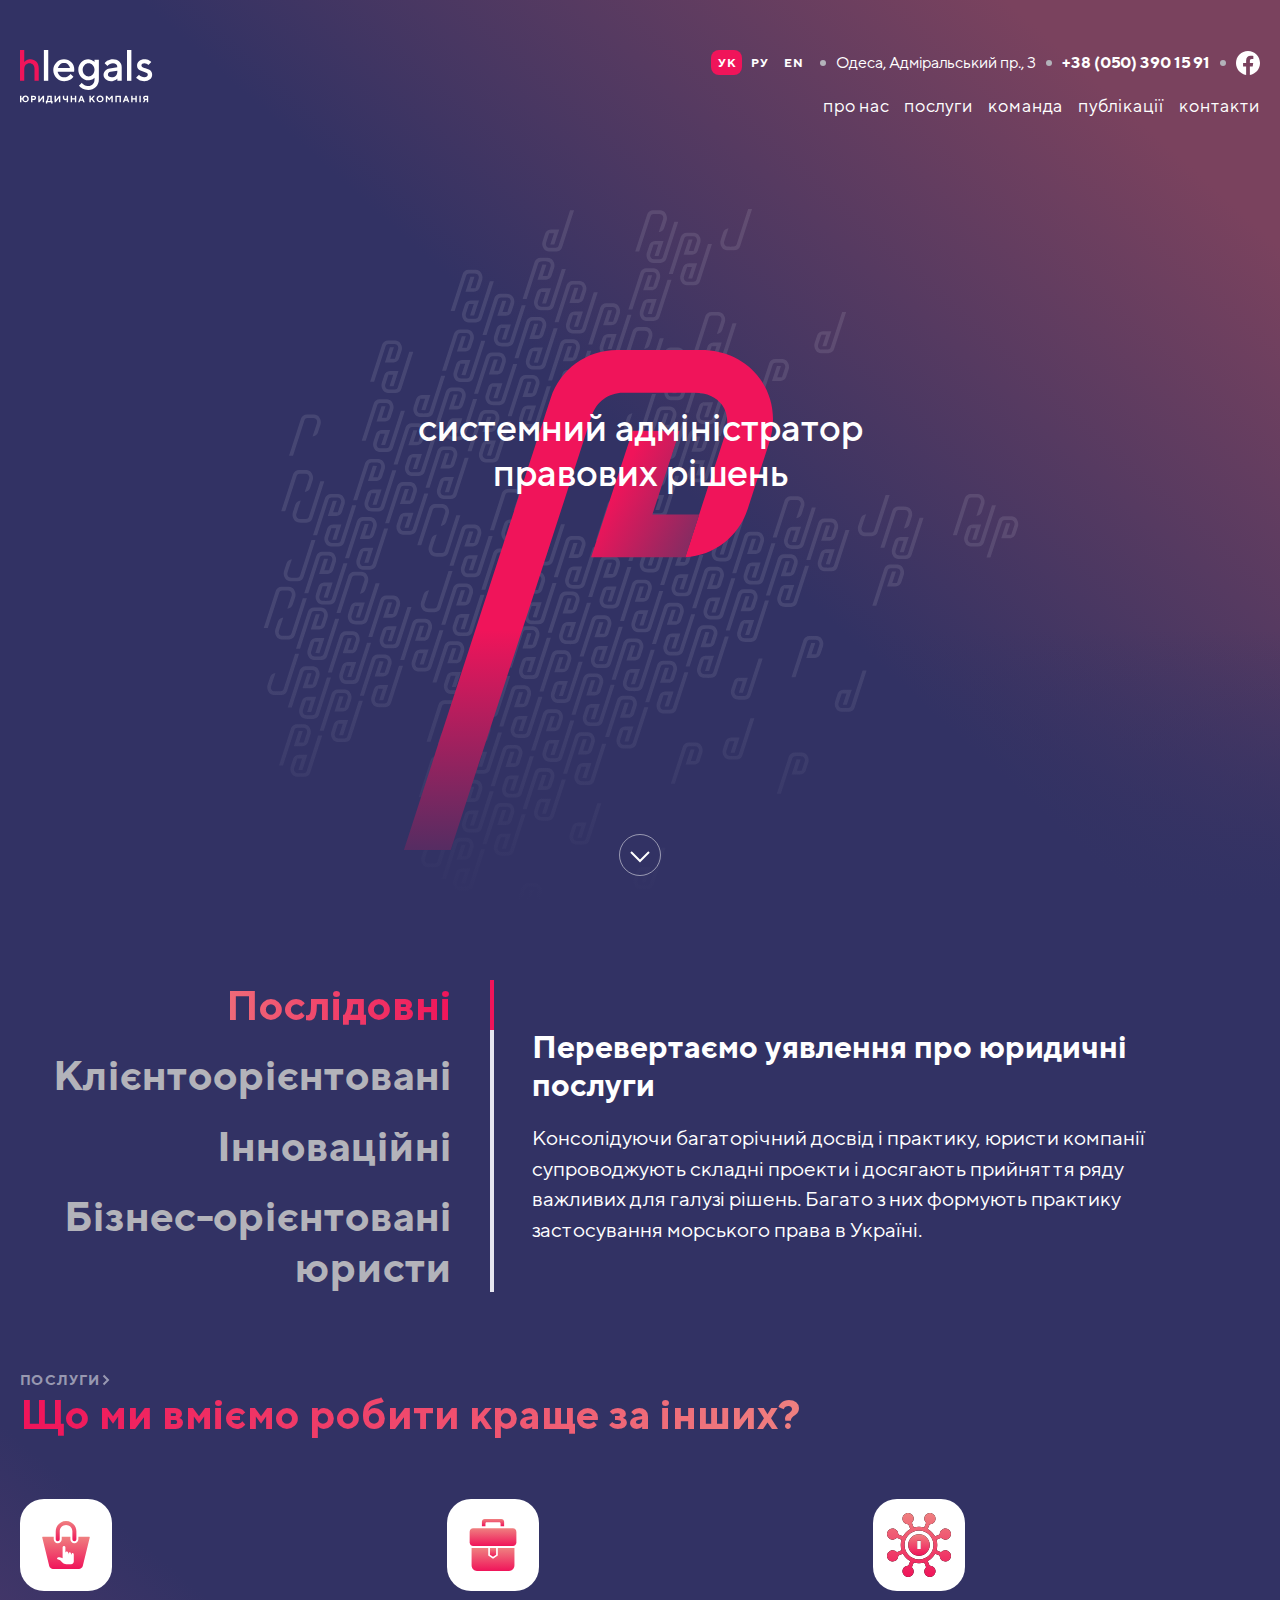
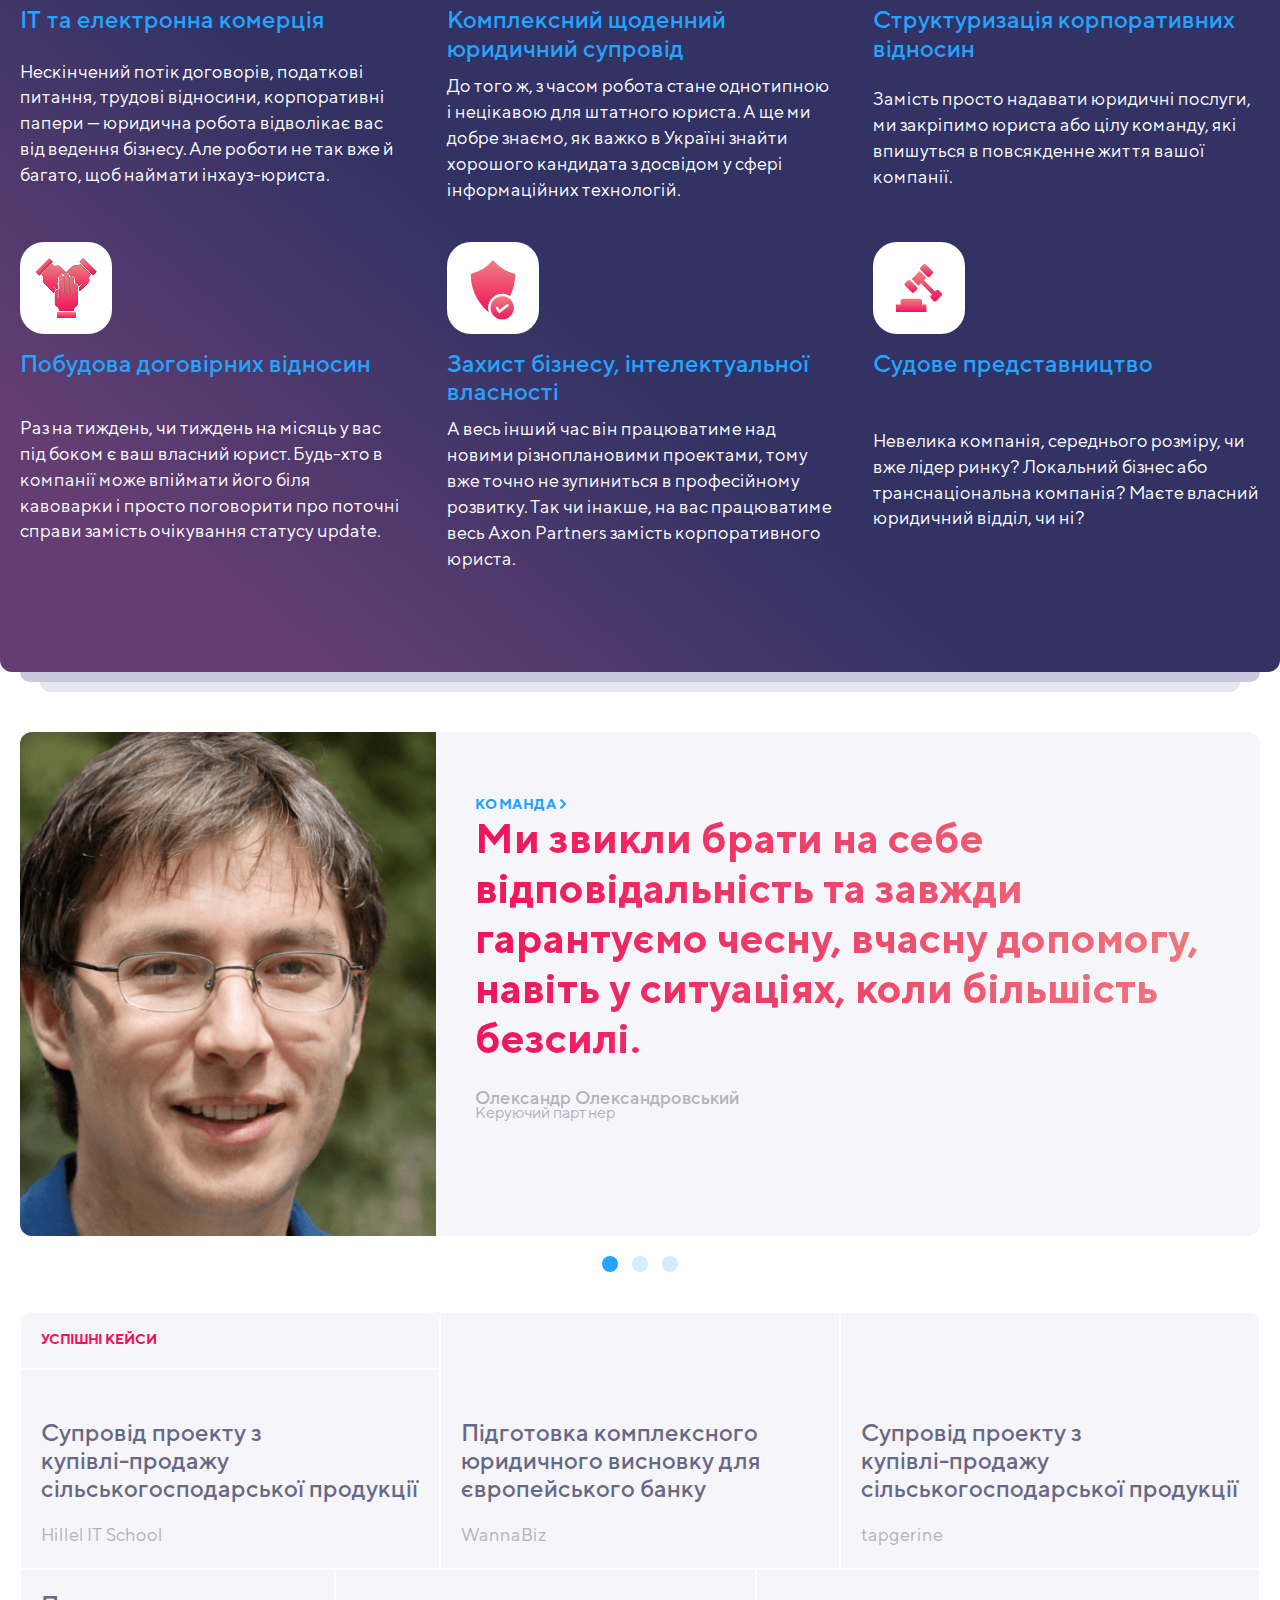
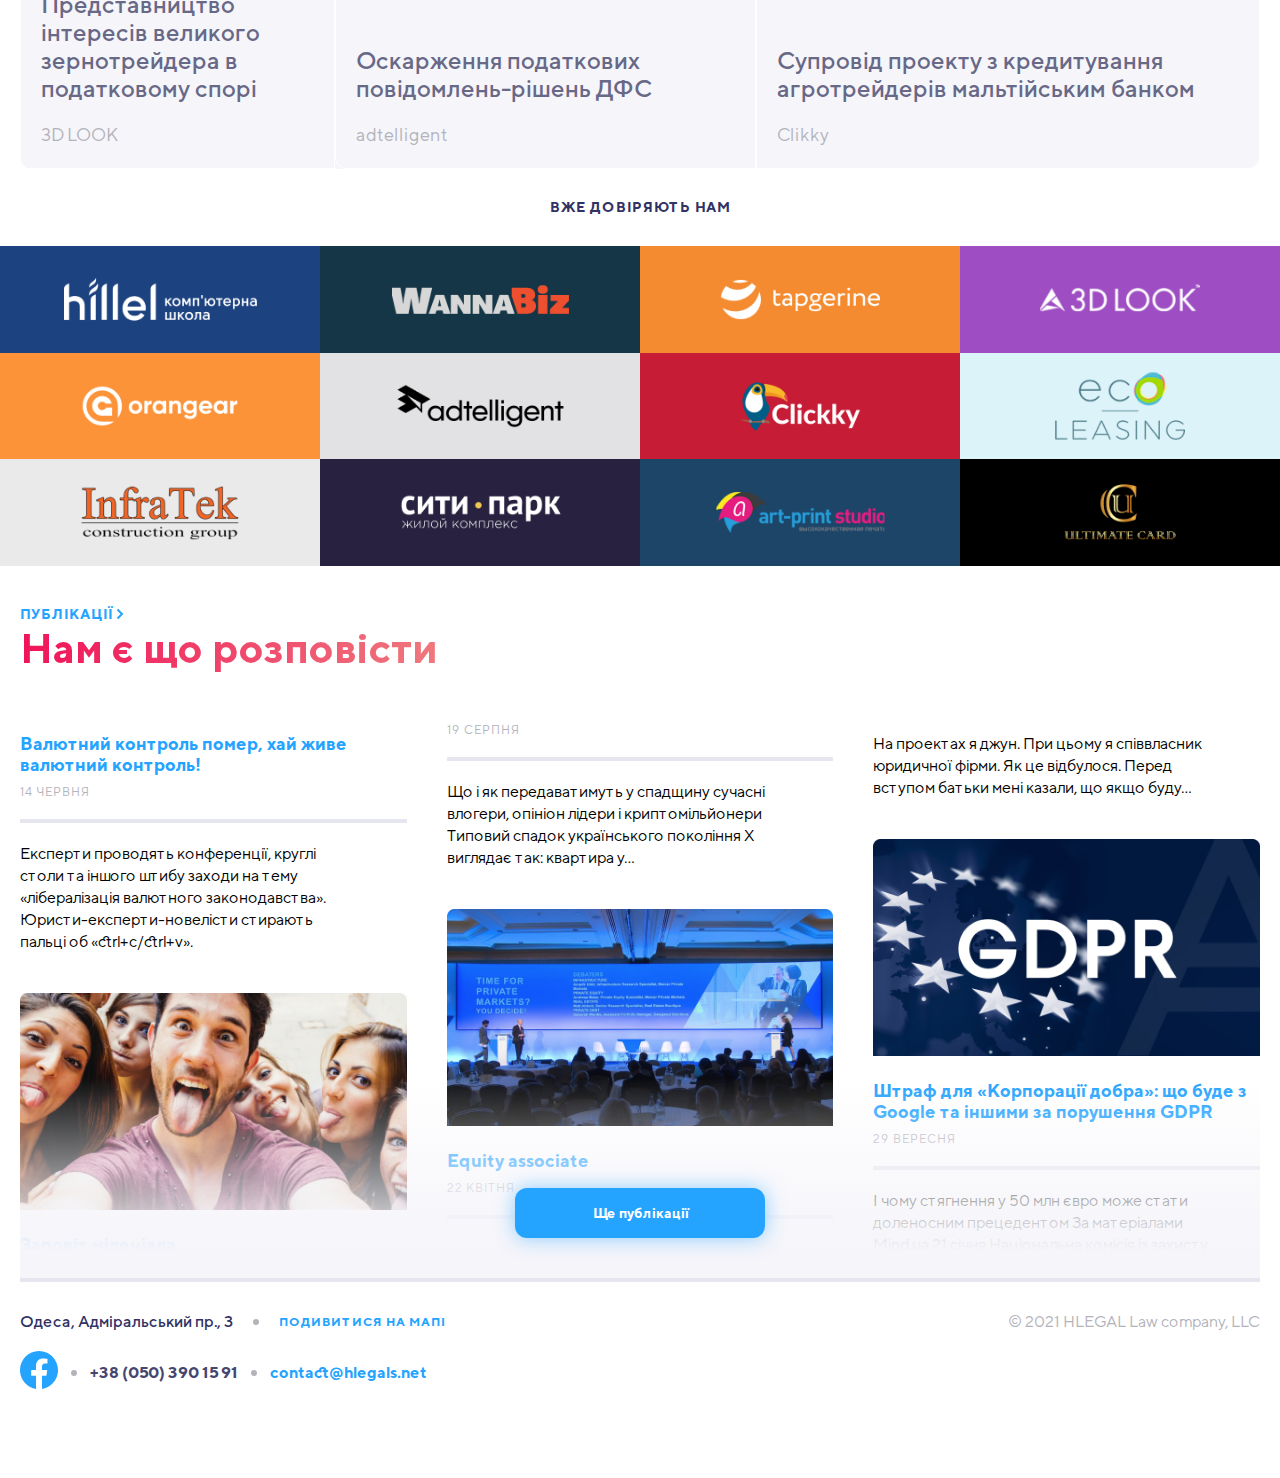
<file: index.html>
<!DOCTYPE html>
<html lang="zxx">
<head>
  <meta charset="UTF-8">
  <meta content="width=device-width, initial-scale=1.0" name="viewport">
  <meta content="ie=edge" http-equiv="X-UA-Compatible">
  <title>Hlegals | Головна</title>
  <link href="assets/css/style.css" rel="stylesheet">
  <link href="assets/img/favicon.svg" rel="icon">
</head>
<body>

<header class="page-header">
  <div class="page-header__grid">
    <div class="page-header__logo">
      <a href="index.html"><img alt="Site logo" class="page-header__logo-image" src="assets/img/LogoMin.svg">
      </a>
    </div>
    <nav class="page-header__menu menu">
      <div class="menu__btn">
        <span class="menu__btn-row"></span>
        <span class="menu__btn-row"></span>
        <span class="menu__btn-row"></span>
      </div>
      <ul class="menu__list">
        <li class="menu__item"><a class="menu__link" href="about.html">про нас</a></li>
        <li class="menu__item"><a class="menu__link" href="services.html">послуги</a></li>
        <li class="menu__item"><a class="menu__link" href="">команда</a></li>
        <li class="menu__item"><a class="menu__link" href="">публікації</a></li>
        <li class="menu__item"><a class="menu__link" href="">контакти</a></li>
      </ul>
    </nav>
    <nav class="page-header__actions actions">
      <div class="actions__languages">
        <a class="actions__language-link active" href="">УК</a>
        <a class="actions__language-link" href="">РУ</a>
        <a class="actions__language-link" href="">EN</a>
      </div>
      <span class="page-header__separator"></span>
      <div class="actions__locations">
        <a class="actions__location-link" href="">Одеса, Адміральський пр., 3</a>
      </div>
      <span class="page-header__separator"></span>
      <div class="actions__phones">
        <a class="actions__phone-link" href="tel:+380503901591">+38 (050) 390 15 91</a>
      </div>
      <span class="page-header__separator"></span>
      <div class="actions__socials">
        <a href="https://www.facebook.com" target="_blank">
          <svg class="page-header__facebook-logo" height="24" viewBox="0 0 24 24" width="24"
               xmlns="http://www.w3.org/2000/svg">
            <path class="page-header__facebook-logo"
                  d="M24 12.0733C24 5.40541 18.6274 0 12 0C5.37258 0 0 5.40541 0 12.0733C0 18.0995 4.38823 23.0943 10.125 24V15.5633H7.07813V12.0733H10.125V9.41343C10.125 6.38755 11.9165 4.71615 14.6576 4.71615C15.9705 4.71615 17.3438 4.95195 17.3438 4.95195V7.92313H15.8306C14.3399 7.92313 13.875 8.85379 13.875 9.80857V12.0733H17.2031L16.6711 15.5633H13.875V24C19.6118 23.0943 24 18.0995 24 12.0733Z"
                  fill="white"/>
          </svg>
        </a>
      </div>
    </nav>
  </div>
  <div class="page-header__content">
    <img alt="" class="page-header__content-image" src="assets/img/SymbolLongLeg.svg">
    <h1 class="page-header__content-title">системний адміністратор правових рішень</h1>
  </div>
  <div class="page-header__button">
    <a href="#services">
      <img alt="scroll" class="page-header__button-image" src="assets/img/ScrollDown.svg">
    </a>
  </div>
</header>

<main class="page-main">

  <section class="experience">
    <div class="experience__container">

      <div class="slider">

        <div class="slider__headers">
          <h2 class="slider__header active">Послідовні</h2>
          <h2 class="slider__header">Клієнтоорієнтовані</h2>
          <h2 class="slider__header">Інноваційні</h2>
          <h2 class="slider__header">Бізнес-орієнтовані юристи</h2>
        </div>

        <div class="slider__notes">
          <div class="slider__note active">
            <h3 class="slider__title">Перевертаємо уявлення про юридичні послуги</h3>
            <p class="slider__description">Консолідуючи багаторічний досвід і практику, юристи компанії супроводжують
              складні проекти і досягають прийняття ряду важливих для галузі рішень. Багато з них формують практику
              застосування морського права в Україні.</p>
          </div>
          <div class="slider__note">
            <h3 class="slider__title">Клієнти про юридичні послуги</h3>
            <p class="slider__description">Юристи компанії супроводжують складні проекти і досягають прийняття ряду
              важливих для галузі рішень. Багато з них формують практику застосування морського права в Україні.</p>
          </div>

          <div class="slider__note">
            <h3 class="slider__title">Інновіції юридичні послуги</h3>
            <p class="slider__description">Досвід і практику, юристи компанії супроводжують
              складні проекти і досягають прийняття ряду важливих для галузі рішень. Багато з них формують практику
              застосування морського права в Україні.</p>
          </div>

          <div class="slider__note">
            <h3 class="slider__title">Бізнес про юридичні послуги</h3>
            <p class="slider__description">Супроводжують складні проекти і досягають прийняття ряду важливих для
              галузі рішень. Багато з них формують практику застосування морського права в Україні.</p>
          </div>
        </div>

        <div class="slider__indicators">
          <div class="slider__indicator active"></div>
          <div class="slider__indicator"></div>
          <div class="slider__indicator"></div>
          <div class="slider__indicator"></div>
        </div>

      </div>

    </div>
  </section>

  <section class="services" id="services">
    <div class="services__container">
      <div>
        <strong>
          <a class="services__page-link" href="services.html">послуги
            <svg fill="none" height="12" viewBox="0 0 8 12" width="8" xmlns="http://www.w3.org/2000/svg">
              <path d="M1.5 1.5L6 6L1.5 10.5" stroke-width="2"/>
            </svg>
          </a>
        </strong>
      </div>
      <h2 class="services__title">Що ми вміємо робити краще за інших?</h2>
      <div class="services__grid">
        <div class="service-item">
          <div class="service-item__icon">
            <a href="service-page.html">
              <img alt="icon" class="service-item__image" src="assets/img/Icon1.svg">
            </a>
          </div>
          <a href="service-page.html">
            <h3 class="service-item__title">IT та електронна комерція</h3>
          </a>
          <div class="service-item__description">
            Нескінчений потік договорів, податкові питання, трудові відносини, корпоративні папери — юридична робота
            відволікає вас від ведення бізнесу. Але роботи не так вже й багато, щоб наймати інхауз-юриста.
          </div>
        </div>
        <div class="service-item">
          <div class="service-item__icon">
            <a href="service-page.html">
              <img alt="icon" class="service-item__image" src="assets/img/Icon2.svg">
            </a>
          </div>
          <a href="service-page.html">
            <h3 class="service-item__title">Комплексний щоденний юридичний супровід</h3>
          </a>
          <div class="service-item__description">
            До того ж, з часом робота стане однотипною і нецікавою для штатного юриста. А ще ми добре знаємо, як важко в
            Україні знайти хорошого кандидата з досвідом у сфері інформаційних технологій.
          </div>
        </div>
        <div class="service-item">
          <div class="service-item__icon">
            <a href="service-page.html">
              <img alt="icon" class="service-item__image" src="assets/img/Icon3.svg">
            </a>
          </div>
          <a href="service-page.html">
            <h3 class="service-item__title">Структуризація корпоративних відносин</h3>
          </a>
          <div class="service-item__description">
            Замість просто надавати юридичні послуги, ми закріпимо юриста або цілу команду, які впишуться в повсякденне
            життя вашої компанії.
          </div>
        </div>
        <div class="service-item">
          <div class="service-item__icon">
            <a href="service-page.html">
              <img alt="icon" class="service-item__image" src="assets/img/Icon4.svg">
            </a>
          </div>
          <a href="service-page.html">
            <h3 class="service-item__title">Побудовa договірних відносин</h3>
          </a>
          <div class="service-item__description">
            Раз на тиждень, чи тиждень на місяць у вас під боком є ваш власний юрист. Будь-хто в компанії може впіймати
            його біля кавоварки і просто поговорити про поточні справи замість очікування статусу update.
          </div>
        </div>
        <div class="service-item">
          <div class="service-item__icon">
            <a href="service-page.html">
              <img alt="icon" class="service-item__image" src="assets/img/Icon5.svg">
            </a>
          </div>
          <a href="service-page.html">
            <h3 class="service-item__title">Захист бізнесу, інтелектуальної власності</h3>
          </a>
          <div class="service-item__description">
            А весь інший час він працюватиме над новими різноплановими проектами, тому вже точно не зупиниться в
            професійному розвитку. Так чи інакше, на вас працюватиме весь Axon Partners замість корпоративного юриста.
          </div>
        </div>
        <div class="service-item">
          <div class="service-item__icon">
            <a href="service-page.html">
              <img alt="icon" class="service-item__image" src="assets/img/Icon6.svg">
            </a>
          </div>
          <a href="service-page.html">
            <h3 class="service-item__title">Судове представництво</h3>
          </a>
          <div class="service-item__description">
            Невелика компанія, середнього розміру, чи вже лідер ринку? Локальний бізнес або транснаціональна компанія?
            Маєте власний юридичний відділ, чи ні?
          </div>
        </div>
      </div>
    </div>
  </section>

  <div class="services-shadow-dark"></div>
  <div class="services-shadow-light"></div>

  <section class="team">
    <div class="team__container">
      <div class="team__grid">
        <div class="team__manager">
          <img alt="managing partner" class="team__manager-image" src="assets/img/team.png">
        </div>
        <strong class="team__content">
          <a class="team__page-link" href="">команда
            <svg fill="none" height="12" viewBox="0 0 8 12" width="8" xmlns="http://www.w3.org/2000/svg">
              <path d="M1.5 1.5L6 6L1.5 10.5" stroke-width="2"/>
            </svg>
          </a>
        </strong>
        <h2 class="team__title">Ми звикли брати на себе відповідальність та завжди гарантуємо чесну, вчасну допомогу,
          навіть у ситуаціях, коли більшість безсилі.</h2>
        <div class="team__person">Олександр Олександровський</div>
        <div class="team__post">Керуючий партнер</div>
      </div>
      <div class="team__indicators">
        <div class="team__indicator active"></div>
        <div class="team__indicator"></div>
        <div class="team__indicator"></div>
      </div>
    </div>
  </section>


  <section class="cases">
    <div class="cases__container">
      <div class="cases__grid">
        <div class="cases__title case-item ">
          <h3 class="case-item__title-main">Успішні кейси</h3>
        </div>
        <div class="case-item hilel">
          <h3 class="case-item__title">Супровід проекту з<br>купівлі-продажу сільськогосподарської продукції</h3>
          <div class="case-item__description">Hillel IT School</div>
        </div>
        <div class="case-item biz">
          <h3 class="case-item__title">Підготовка комплексного юридичного висновку для європейського банку</h3>
          <div class="case-item__description">WannaBiz</div>
        </div>
        <div class="case-item tapgerine">
          <h3 class="case-item__title">Супровід проекту з<br>купівлі-продажу сільськогосподарської продукції</h3>
          <div class="case-item__description">tapgerine</div>
        </div>
        <div class="case-item look">
          <h3 class="case-item__title">Представництво інтересів великого зернотрейдера в податковому спорі</h3>
          <div class="case-item__description">3D LOOK</div>
        </div>
        <div class="case-item adtelligent">
          <h3 class="case-item__title">Оскарження податкових повідомлень-рішень ДФС</h3>
          <div class="case-item__description">adtelligent</div>
        </div>
        <div class="case-item clikky">
          <h3 class="case-item__title">Супровід проекту з кредитування агротрейдерів мальтійським банком</h3>
          <div class="case-item__description">Clikky</div>
        </div>
      </div>
    </div>
  </section>


  <section class="clients">
    <div class="clients__container">

      <div class="clients__content">
        <h3 class="clients__title">Вже довіряють нам</h3>
      </div>

      <div class="clients__items">
        <img alt="" class="clients__image hillel" src="assets/img/clients/hillel-logo.png">
        <img alt="" class="clients__image biz" src="assets/img/clients/biz-logo.png">
        <img alt="" class="clients__image tapgerine" src="assets/img/clients/tapgerine-logo.png">
        <img alt="" class="clients__image look" src="assets/img/clients/look-logo.png">
        <img alt="" class="clients__image orangear" src="assets/img/clients/orangear-logo.png">
        <img alt="" class="clients__image adtelligent" src="assets/img/clients/adtelligent-logo.png">
        <img alt="" class="clients__image clickky" src="assets/img/clients/clickky-logo.png">
        <img alt="" class="clients__image eco" src="assets/img/clients/eco-logo.png">
        <img alt="" class="clients__image infra" src="assets/img/clients/infra-logo.png">
        <img alt="" class="clients__image city" src="assets/img/clients/city-logo.png">
        <img alt="" class="clients__image art" src="assets/img/clients/art-logo.png">
        <img alt="" class="clients__image card" src="assets/img/clients/card-logo.png">
      </div>


    </div>
  </section>


  <section class="publications">
    <div class="publications__container">
      <div>
        <strong>
          <a class="publications__page-link" href="">Публікації
            <svg fill="none" height="12" viewBox="0 0 8 12" width="8" xmlns="http://www.w3.org/2000/svg">
              <path d="M1.5 1.5L6 6L1.5 10.5" stroke-width="2"/>
            </svg>
          </a>
        </strong>

        <h2 class="publications__title">Нам є що розповісти</h2>

        <div class="publications__content">
          <div class="publication-item">
            <a href=""><h3 class="publication-item__title">Валютний контроль помер, хай живе валютний контроль!</h3>
            </a>
            <div class="publication-item__date">14 червня</div>
            <div class="publication-item__line"></div>
            <div class="publication-item__description">Експерти проводять конференції, круглі столи та іншого штибу
              заходи на тему «лібералізація валютного законодавства». Юристи-експерти-новелісти стирають пальці об
              «ctrl+c/ctrl+v».
            </div>
          </div>

          <div class="publication-item">
            <a href="">
              <div class="publication-item__picture"><img alt="icon" class="publication-item__image"
                                                          src="assets/img/publications/image-1.png"></div>
              <h3 class="publication-item__title">Заповіт міленіала</h3>
            </a>
            <div class="publication-item__date">19 серпня</div>
            <div class="publication-item__line"></div>
            <div class="publication-item__description">Що і як передаватимуть у спадщину сучасні влогери, опініон лідери
              і криптомільйонери Типовий спадок українського покоління Х виглядає так: квартира у…
            </div>
          </div>

          <div class="publication-item">
            <a href="">
              <div class="publication-item__picture"><img alt="icon" class="publication-item__image"
                                                          src="assets/img/publications/image-2.png"></div>
              <h3 class="publication-item__title">Equity associate</h3>
            </a>
            <div class="publication-item__date">22 квітня</div>
            <div class="publication-item__line"></div>
            <div class="publication-item__description">На проектах я джун. При цьому я співвласник юридичної фірми. Як
              це відбулося. Перед вступом батьки мені казали, що якщо буду…
            </div>
          </div>

          <div class="publication-item item1">
            <a href="">
              <div class="publication-item__picture"><img alt="icon" class="publication-item__image"
                                                          src="assets/img/publications/image-4.png"></div>
            </a>
          </div>

          <div class="publication-item item2">
            <a href="">
              <div class="publication-item__picture"><img alt="icon" class="publication-item__image"
                                                          src="assets/img/publications/image-3.png"></div>
              <h3 class="publication-item__title">Штраф для «Корпорації добра»: що буде з Google та іншими за порушення
                GDPR</h3>
            </a>
            <div class="publication-item__date">29 вересня</div>
            <div class="publication-item__line"></div>
            <div class="publication-item__description">І чому стягнення у 50 млн євро може стати доленосним прецедентом
              За матеріалами Mind.ua 21 січня Національна комісія із захисту даних.
            </div>
          </div>


          <div class="publication-item item3">
            <a href="">
              <div class="publication-item__picture"><img alt="icon" class="publication-item__image"
                                                          src="assets/img/publications/image-5.png"></div>
            </a>
          </div>
        </div>
        <div class="publications__shade">
          <div class="publications__button"><a class="publications__link" href="">Ще публікації</a></div>
        </div>
      </div>
    </div>
  </section>

</main>

<footer class="page-footer footer">
  <div class="footer__container">

    <div class="footer__line"></div>
    <div class="footer__content">
      <div class="footer__info">
        <div class="footer__info-content">
          <div class="footer__address">Одеса, Адміральський пр., 3</div>
          <span class="footer__separator"></span>
          <a href="https://goo.gl/maps/rqHrYkMLvhH6AeeTA" target="_blank"><p class="footer__map">Подивитися на мапі</p>
          </a>
        </div>
        <div class="footer__contacts">
          <a href="https://www.facebook.com" target="_blank">
            <svg class="footer__facebook-logo" height="38" viewBox="0 0 38 38" width="38"
                 xmlns="http://www.w3.org/2000/svg">
              <path d="M38 19.1161C38 8.55857 29.4934 0 19 0C8.50658 0 0 8.55857 0 19.1161C0 28.6575 6.94803 36.5659 16.0312 38V24.6419H11.207V19.1161H16.0312V14.9046C16.0312 10.1136 18.8678 7.46723 23.2078 7.46723C25.2866 7.46723 27.4609 7.84059 27.4609 7.84059V12.545H25.0651C22.7048 12.545 21.9688 14.0185 21.9688 15.5302V19.1161H27.2383L26.3959 24.6419H21.9688V38C31.052 36.5659 38 28.6575 38 19.1161Z"></path>
            </svg>
          </a>
          <span class="footer__separator"></span>
          <div class="footer__phones">
            <a class="footer__phone-link" href="tel:+380503901591">+38 (050) 390 15 91</a>
          </div>
          <span class="footer__separator"></span>
          <div><a class="footer__e-mail" href="mailto:contact@hlegals.net">contact@hlegals.net</a></div>
        </div>
      </div>
      <div class="footer__info-privacy">© 2021 HLEGAL Law company, LLC</div>
    </div>

  </div>
</footer>

<script src="assets/js/main.js"></script>
</body>
</html>
</file>
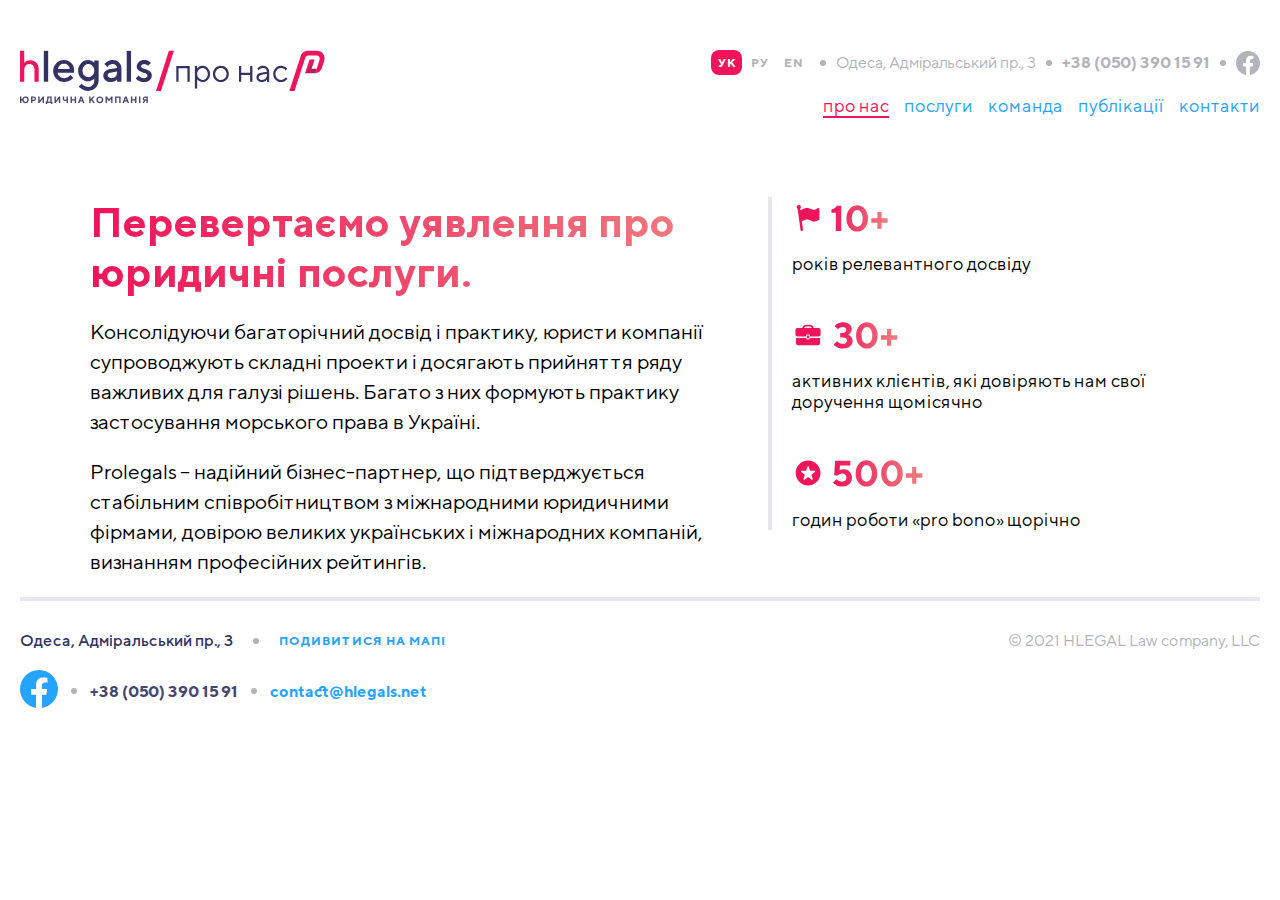
<file: about.html>
<!DOCTYPE html>
<html lang="zxx">
<head>
  <meta charset="UTF-8">
  <meta content="width=device-width, initial-scale=1.0" name="viewport">
  <meta content="ie=edge" http-equiv="X-UA-Compatible">
  <title>Hlegals | Про нас</title>
  <link href="assets/css/style.css" rel="stylesheet">
  <link href="assets/img/favicon.svg" rel="icon">
</head>
<body>

<header class="page-header-secondary">
  <div class="page-header__grid_secondary">
    <div class="page-header__logo">
      <a href="index.html"><img alt="Site logo" class="page-header__logo-image"
                                src="assets/img/about-us/AboutUs-Logo.svg">
      </a>
    </div>
    <nav class="page-header__menu menu">
      <div class="menu__btn">
        <span class="menu__btn-row_secondary"></span>
        <span class="menu__btn-row_secondary"></span>
        <span class="menu__btn-row_secondary"></span>
      </div>
      <ul class="menu__list">
        <li class="menu__item"><a class="menu__link-secondary-active active-header-list-secondary" href="about.html">про
          нас</a></li>
        <li class="menu__item"><a class="menu__link-secondary" href="services.html">послуги</a></li>
        <li class="menu__item"><a class="menu__link-secondary" href="">команда</a></li>
        <li class="menu__item"><a class="menu__link-secondary" href="">публікації</a></li>
        <li class="menu__item"><a class="menu__link-secondary" href="">контакти</a></li>
      </ul>
    </nav>
    <nav class="page-header__actions actions">
      <div class="actions__languages">
        <a class="actions__language-link active" href="">УК</a>
        <a class="actions__language-link_secondary" href="">РУ</a>
        <a class="actions__language-link_secondary" href="">EN</a>
      </div>
      <span class="page-header__separator"></span>
      <div class="actions__locations">
        <a class="actions__location-link_secondary" href="">Одеса, Адміральський пр., 3</a>
      </div>
      <span class="page-header__separator"></span>
      <div class="actions__phones">
        <a class="actions__phone-link-secondary" href="tel:+380503901591">+38 (050) 390 15 91</a>
      </div>
      <span class="page-header__separator"></span>
      <div class="actions__socials">
        <a href="https://www.facebook.com" target="_blank">
          <svg class="page-header__facebook-logo" height="24" viewBox="0 0 24 24" width="24"
               xmlns="http://www.w3.org/2000/svg">
            <path class="page-header__facebook-logo_secondary"
                  d="M24 12.0733C24 5.40541 18.6274 0 12 0C5.37258 0 0 5.40541 0 12.0733C0 18.0995 4.38823 23.0943 10.125 24V15.5633H7.07813V12.0733H10.125V9.41343C10.125 6.38755 11.9165 4.71615 14.6576 4.71615C15.9705 4.71615 17.3438 4.95195 17.3438 4.95195V7.92313H15.8306C14.3399 7.92313 13.875 8.85379 13.875 9.80857V12.0733H17.2031L16.6711 15.5633H13.875V24C19.6118 23.0943 24 18.0995 24 12.0733Z"
            />
          </svg>
        </a>
      </div>
    </nav>
  </div>
</header>

<main class="page-main">
  <section class="introduction">

    <div class="introduction__container">
      <div class="introduction__wrapper">
        <div class="introduction__content">
          <h1 class="introduction__title">Перевертаємо уявлення про юридичні послуги.</h1>
          <p class="introduction__description">Консолідуючи багаторічний досвід і практику, юристи компанії
            супроводжують
            складні проекти і досягають прийняття ряду важливих для галузі рішень. Багато з них формують практику
            застосування морського права в Україні.</p>
          <p class="introduction__description">Prolegals – надійний бізнес-партнер, що підтверджується стабільним
            співробітництвом з міжнародними юридичними фірмами, довірою великих українських і міжнародних компаній,
            визнанням професійних рейтингів.</p>
        </div>

        <div class="introduction__advantages">
          <div class="introduction__advantages-wrapper_small">
            <img alt="" class="introduction__advantages-image" src="assets/img/about-us/item1.svg">
            <p class="introduction__advantages-description">років релевантного досвіду</p>
          </div>

          <div class="introduction__advantages-wrapper">
            <img alt="" class="introduction__advantages-image" src="assets/img/about-us/item2.svg">
            <p class="introduction__advantages-description">активних клієнтів, які довіряють нам свої доручення
              щомісячно</p>
          </div>

          <div class="introduction__advantages-wrapper">
            <img alt="" class="introduction__advantages-image" src="assets/img/about-us/item3.svg">
            <p class="introduction__advantages-description">годин роботи «pro bono» щорічно</p>
          </div>
        </div>
      </div>

    </div>
  </section>
</main>

<footer class="page-footer footer">
  <div class="footer__container">

    <div class="footer__line"></div>
    <div class="footer__content">
      <div class="footer__info">
        <div class="footer__info-content">
          <div class="footer__address">Одеса, Адміральський пр., 3</div>
          <span class="footer__separator"></span>
          <a href="https://goo.gl/maps/rqHrYkMLvhH6AeeTA" target="_blank"><p class="footer__map">Подивитися на мапі</p>
          </a>
        </div>
        <div class="footer__contacts">
          <a href="https://www.facebook.com" target="_blank">
            <svg class="footer__facebook-logo" height="38" viewBox="0 0 38 38" width="38"
                 xmlns="http://www.w3.org/2000/svg">
              <path d="M38 19.1161C38 8.55857 29.4934 0 19 0C8.50658 0 0 8.55857 0 19.1161C0 28.6575 6.94803 36.5659 16.0312 38V24.6419H11.207V19.1161H16.0312V14.9046C16.0312 10.1136 18.8678 7.46723 23.2078 7.46723C25.2866 7.46723 27.4609 7.84059 27.4609 7.84059V12.545H25.0651C22.7048 12.545 21.9688 14.0185 21.9688 15.5302V19.1161H27.2383L26.3959 24.6419H21.9688V38C31.052 36.5659 38 28.6575 38 19.1161Z"></path>
            </svg>
          </a>
          <span class="footer__separator"></span>
          <div class="footer__phones">
            <a class="footer__phone-link" href="tel:+380503901591">+38 (050) 390 15 91</a>
          </div>
          <span class="footer__separator"></span>
          <div><a class="footer__e-mail" href="mailto:contact@hlegals.net">contact@hlegals.net</a></div>
        </div>
      </div>
      <div class="footer__info-privacy">© 2021 HLEGAL Law company, LLC</div>
    </div>

  </div>
</footer>

<script src="assets/js/main.js"></script>
</body>
</html>
</file>
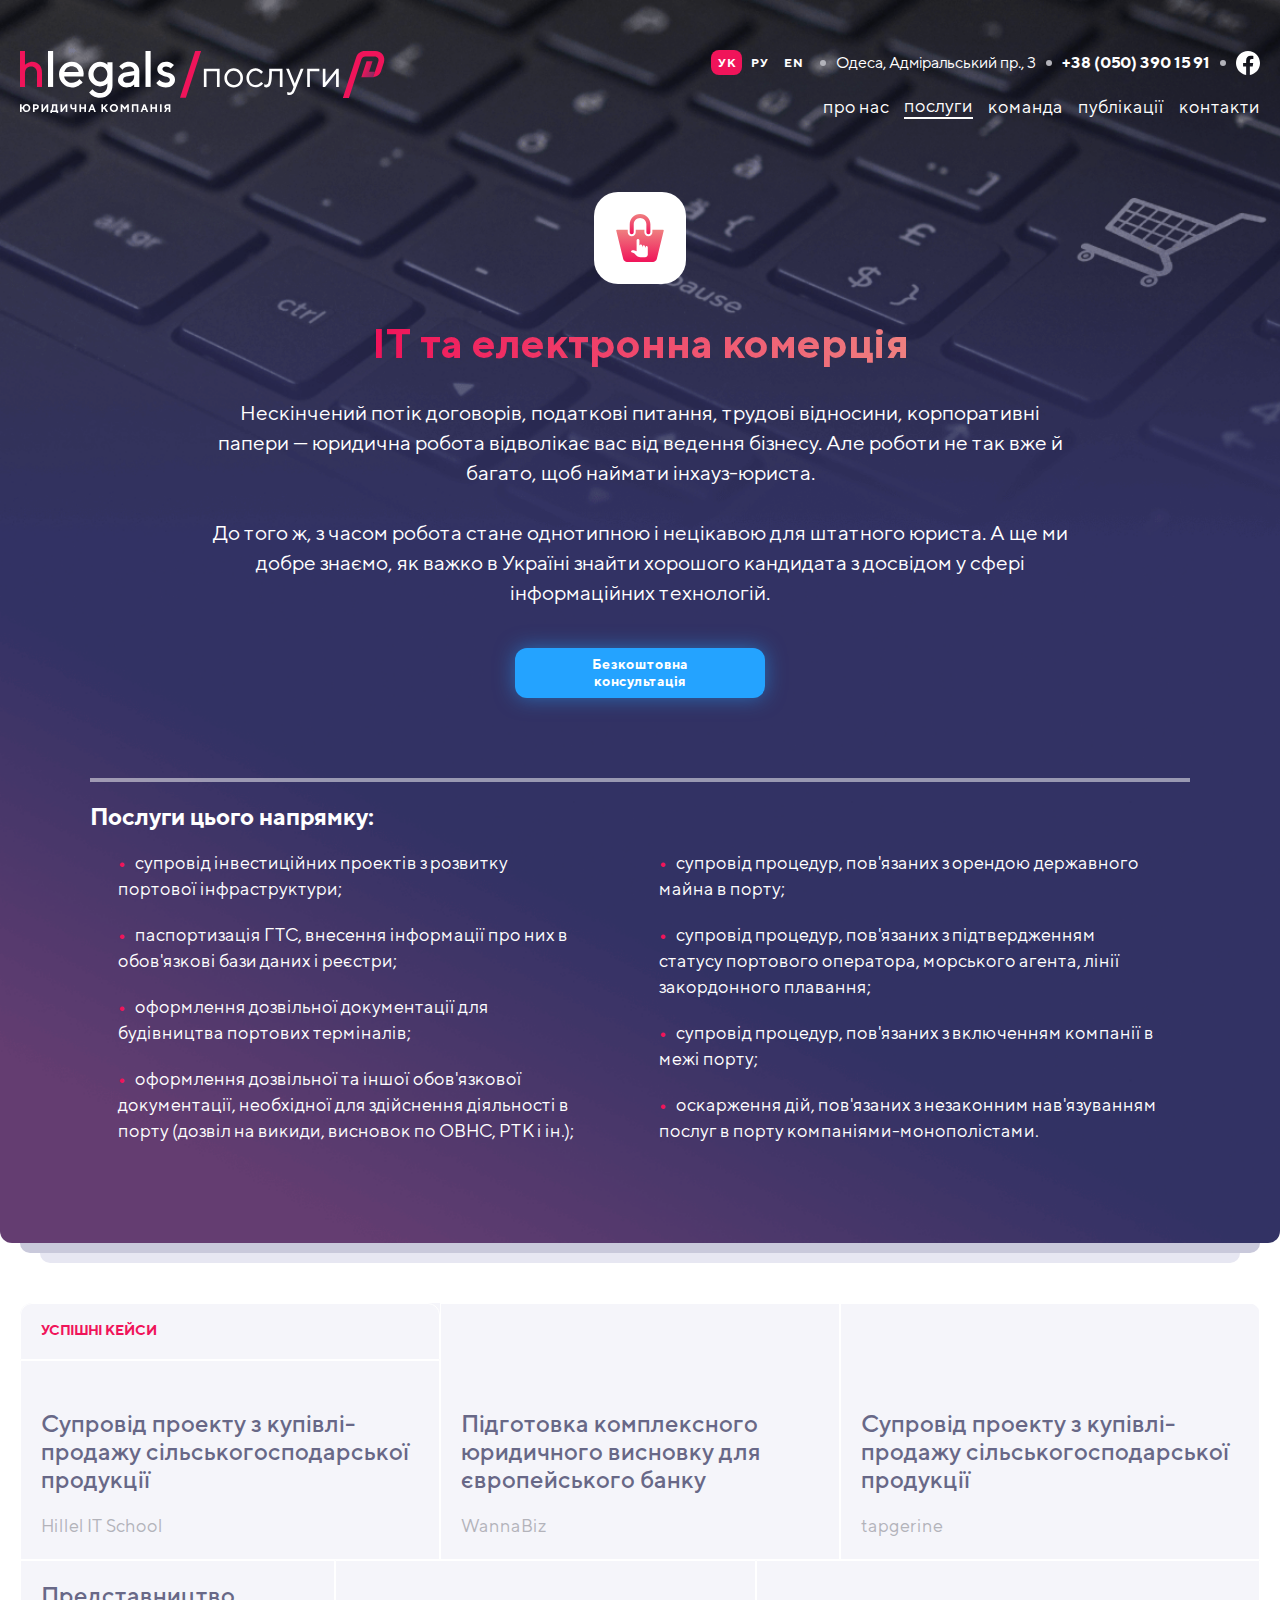
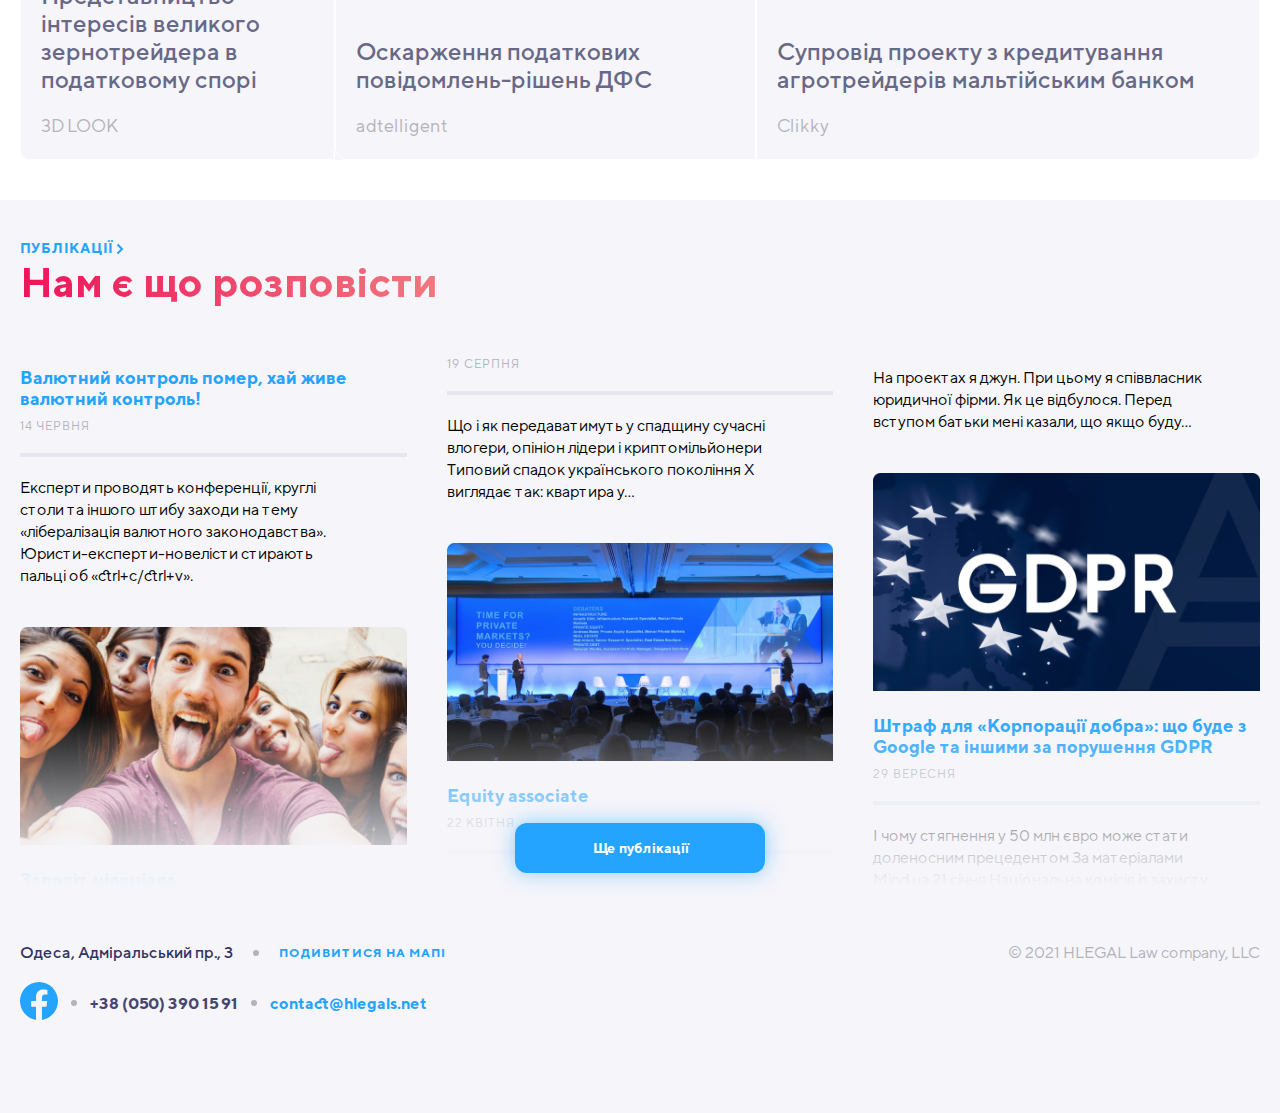
<file: service-page.html>
<!DOCTYPE html>
<html lang="zxx">
<head>
  <meta charset="UTF-8">
  <meta content="width=device-width, initial-scale=1.0" name="viewport">
  <meta content="ie=edge" http-equiv="X-UA-Compatible">
  <title>Hlegals | Послуги</title>
  <link href="assets/css/style.css" rel="stylesheet">
  <link href="assets/img/favicon.svg" rel="icon">
</head>
<body>

<header class="service-header">
  <div class="service-header__grid">
    <div class="service-header__logo">
      <a href="index.html">
        <img alt="Site logo" class="service-header__logo-image" src="assets/img/Services-Logo.svg">
      </a>
    </div>
    <nav class="page-header__menu menu">
      <div class="menu__btn">
        <span class="menu__btn-row"></span>
        <span class="menu__btn-row"></span>
        <span class="menu__btn-row"></span>
      </div>
      <ul class="menu__list">
        <li class="menu__item"><a class="menu__link" href="about.html">про нас</a></li>
        <li class="menu__item"><a class="menu__link active-header-list" href="services.html">послуги</a></li>
        <li class="menu__item"><a class="menu__link" href="">команда</a></li>
        <li class="menu__item"><a class="menu__link" href="">публікації</a></li>
        <li class="menu__item"><a class="menu__link" href="">контакти</a></li>
      </ul>
    </nav>
    <nav class="page-header__actions actions">
      <div class="actions__languages">
        <a class="actions__language-link active" href="">УК</a>
        <a class="actions__language-link" href="">РУ</a>
        <a class="actions__language-link" href="">EN</a>
      </div>
      <span class="page-header__separator"></span>
      <div class="actions__locations">
        <a class="actions__location-link" href="">Одеса, Адміральський пр., 3</a>
      </div>
      <span class="page-header__separator"></span>
      <div class="actions__phones">
        <a class="actions__phone-link" href="tel:+380503901591">+38 (050) 390 15 91</a>
      </div>
      <span class="page-header__separator"></span>
      <div class="actions__socials">
        <a href="https://www.facebook.com" target="_blank">
          <svg class="page-header__facebook-logo" height="24" viewBox="0 0 24 24" width="24"
               xmlns="http://www.w3.org/2000/svg">
            <path class="page-header__facebook-logo"
                  d="M24 12.0733C24 5.40541 18.6274 0 12 0C5.37258 0 0 5.40541 0 12.0733C0 18.0995 4.38823 23.0943 10.125 24V15.5633H7.07813V12.0733H10.125V9.41343C10.125 6.38755 11.9165 4.71615 14.6576 4.71615C15.9705 4.71615 17.3438 4.95195 17.3438 4.95195V7.92313H15.8306C14.3399 7.92313 13.875 8.85379 13.875 9.80857V12.0733H17.2031L16.6711 15.5633H13.875V24C19.6118 23.0943 24 18.0995 24 12.0733Z"
                  fill="white"/>
          </svg>
        </a>
      </div>
    </nav>
  </div>

  <section class="page-service services-header__secondary">
    <div class="services__container">
      <div class="page-service__wrapper">
        <div class="page-service-item">
          <div class="page-service-item__icon"><img alt="icon" class="page-service-item__image"
                                                    src="assets/img/Icon1.svg"></div>
          <h3 class="page-service-item__title">IT та електронна комерція</h3>
          <div class="page-service-item__description">
            <p class="page-service-item__description-content">Нескінчений потік договорів, податкові питання, трудові
              відносини,
              корпоративні папери — юридична робота відволікає вас від ведення бізнесу. Але роботи не так вже й багато,
              щоб наймати інхауз-юриста.</p>
            <p class="page-service-item__description-content">До того ж, з часом робота стане однотипною і нецікавою для
              штатного юриста. А ще ми добре знаємо, як
              важко в Україні знайти хорошого кандидата з досвідом у сфері інформаційних технологій.
            </p>
          </div>
          <div class="page-service-item__button"><a class="page-service-item__button-link" href="">Безкоштовна
            консультація</a>
          </div>
        </div>

        <div class="page-service-variables">
          <h3 class="page-service-variables__title">Послуги цього напрямку:</h3>

          <div class="page-service-variables__content">
            <ul class="page-service-variables__list-left">
              <li class="page-service-variables__item">супровід інвестиційних проектів з розвитку портової
                інфраструктури;
              </li>
              <li class="page-service-variables__item">паспортизація ГТС, внесення інформації про них в обов'язкові бази
                даних і реєстри;
              </li>
              <li class="page-service-variables__item">оформлення дозвільної документації для будівництва портових
                терміналів;
              </li>
              <li class="page-service-variables__item">оформлення дозвільної та іншої обов'язкової документації,
                необхідної для здійснення діяльності в порту (дозвіл на викиди, висновок по ОВНС, РТК і ін.);
              </li>
            </ul>

            <ul class="page-service-variables__list-right">
              <li class="page-service-variables__item">супровід процедур, пов'язаних з орендою державного майна в порту;
              </li>
              <li class="page-service-variables__item">супровід процедур, пов'язаних з підтвердженням статусу портового
                оператора, морського агента, лінії закордонного плавання;
              </li>
              <li class="page-service-variables__item">супровід процедур, пов'язаних з включенням компанії в межі порту;
              </li>
              <li class="page-service-variables__item">оскарження дій, пов'язаних з незаконним нав'язуванням послуг в
                порту компаніями-монополістами.
              </li>
            </ul>
          </div>

        </div>
      </div>
    </div>

  </section>

</header>

<div class="services-shadow-dark"></div>
<div class="services-shadow-light"></div>

<main class="page-main">

  <section class="cases">
    <div class="cases__container">
      <div class="cases__grid">
        <div class="cases__title case-item ">
          <h3 class="case-item__title-main">Успішні кейси</h3>
        </div>
        <div class="case-item hilel">
          <h3 class="case-item__title">Супровід проекту з купівлі-продажу сільськогосподарської продукції</h3>
          <div class="case-item__description">Hillel IT School</div>
        </div>
        <div class="case-item biz">
          <h3 class="case-item__title">Підготовка комплексного юридичного висновку для європейського банку</h3>
          <div class="case-item__description">WannaBiz</div>
        </div>
        <div class="case-item tapgerine">
          <h3 class="case-item__title">Супровід проекту з купівлі-продажу сільськогосподарської продукції</h3>
          <div class="case-item__description">tapgerine</div>
        </div>
        <div class="case-item look">
          <h3 class="case-item__title">Представництво інтересів великого зернотрейдера в податковому спорі</h3>
          <div class="case-item__description">3D LOOK</div>
        </div>
        <div class="case-item adtelligent">
          <h3 class="case-item__title">Оскарження податкових повідомлень-рішень ДФС</h3>
          <div class="case-item__description">adtelligent</div>
        </div>
        <div class="case-item clikky">
          <h3 class="case-item__title">Супровід проекту з кредитування агротрейдерів мальтійським банком</h3>
          <div class="case-item__description">Clikky</div>
        </div>
      </div>
    </div>
  </section>

  <section class="publications publications-gray">
    <div class="publications__container">
      <div>
        <strong>
          <a class="publications__page-link" href="">Публікації
            <svg fill="none" height="12" viewBox="0 0 8 12" width="8" xmlns="http://www.w3.org/2000/svg">
              <path d="M1.5 1.5L6 6L1.5 10.5" stroke-width="2"/>
            </svg>
          </a>
        </strong>

        <h2 class="publications__title">Нам є що розповісти</h2>

        <div class="publications__content">
          <div class="publication-item">
            <a href=""><h3 class="publication-item__title">Валютний контроль помер, хай живе валютний контроль!</h3>
            </a>
            <div class="publication-item__date">14 червня</div>
            <div class="publication-item__line"></div>
            <div class="publication-item__description">Експерти проводять конференції, круглі столи та іншого штибу
              заходи на тему «лібералізація валютного законодавства». Юристи-експерти-новелісти стирають пальці об
              «ctrl+c/ctrl+v».
            </div>
          </div>

          <div class="publication-item">
            <a href="">
              <div class="publication-item__picture"><img alt="icon" class="publication-item__image"
                                                          src="assets/img/publications/image-1.png"></div>
              <h3 class="publication-item__title">Заповіт міленіала</h3>
            </a>
            <div class="publication-item__date">19 серпня</div>
            <div class="publication-item__line"></div>
            <div class="publication-item__description">Що і як передаватимуть у спадщину сучасні влогери, опініон лідери
              і криптомільйонери Типовий спадок українського покоління Х виглядає так: квартира у…
            </div>
          </div>

          <div class="publication-item">
            <a href="">
              <div class="publication-item__picture"><img alt="icon" class="publication-item__image"
                                                          src="assets/img/publications/image-2.png"></div>
              <h3 class="publication-item__title">Equity associate</h3>
            </a>
            <div class="publication-item__date">22 квітня</div>
            <div class="publication-item__line"></div>
            <div class="publication-item__description">На проектах я джун. При цьому я співвласник юридичної фірми. Як
              це відбулося. Перед вступом батьки мені казали, що якщо буду…
            </div>
          </div>

          <div class="publication-item item1">
            <a href="">
              <div class="publication-item__picture"><img alt="icon" class="publication-item__image"
                                                          src="assets/img/publications/image-4.png"></div>
            </a>
          </div>

          <div class="publication-item item2">
            <a href="">
              <div class="publication-item__picture"><img alt="icon" class="publication-item__image"
                                                          src="assets/img/publications/image-3.png"></div>
              <h3 class="publication-item__title">Штраф для «Корпорації добра»: що буде з Google та іншими за порушення
                GDPR</h3>
            </a>
            <div class="publication-item__date">29 вересня</div>
            <div class="publication-item__line"></div>
            <div class="publication-item__description">І чому стягнення у 50 млн євро може стати доленосним прецедентом
              За матеріалами Mind.ua 21 січня Національна комісія із захисту даних.
            </div>
          </div>


          <div class="publication-item item3">
            <a href="">
              <div class="publication-item__picture"><img alt="icon" class="publication-item__image"
                                                          src="assets/img/publications/image-5.png"></div>
            </a>
          </div>
        </div>
        <div class="publications__shade">
          <div class="publications__button"><a class="publications__link" href="">Ще публікації</a></div>
        </div>
      </div>
    </div>
  </section>

</main>

<footer class="page-footer footer">
  <div class="footer__container">

    <div class="footer__content">
      <div class="footer__info">
        <div class="footer__info-content">
          <div class="footer__address">Одеса, Адміральський пр., 3</div>
          <span class="footer__separator"></span>
          <a href="https://goo.gl/maps/rqHrYkMLvhH6AeeTA" target="_blank"><p class="footer__map">Подивитися на мапі</p>
          </a>
        </div>
        <div class="footer__contacts">
          <a href="https://www.facebook.com" target="_blank">
            <svg class="footer__facebook-logo" height="38" viewBox="0 0 38 38" width="38"
                 xmlns="http://www.w3.org/2000/svg">
              <path d="M38 19.1161C38 8.55857 29.4934 0 19 0C8.50658 0 0 8.55857 0 19.1161C0 28.6575 6.94803 36.5659 16.0312 38V24.6419H11.207V19.1161H16.0312V14.9046C16.0312 10.1136 18.8678 7.46723 23.2078 7.46723C25.2866 7.46723 27.4609 7.84059 27.4609 7.84059V12.545H25.0651C22.7048 12.545 21.9688 14.0185 21.9688 15.5302V19.1161H27.2383L26.3959 24.6419H21.9688V38C31.052 36.5659 38 28.6575 38 19.1161Z"></path>
            </svg>
          </a>
          <span class="footer__separator"></span>
          <div class="footer__phones">
            <a class="footer__phone-link" href="tel:+380503901591">+38 (050) 390 15 91</a>
          </div>
          <span class="footer__separator"></span>
          <div><a class="footer__e-mail" href="mailto:contact@hlegals.net">contact@hlegals.net</a></div>
        </div>
      </div>
      <div class="footer__info-privacy">© 2021 HLEGAL Law company, LLC</div>
    </div>

  </div>
</footer>

<script src="assets/js/main.js"></script>
</body>
</html>
</file>
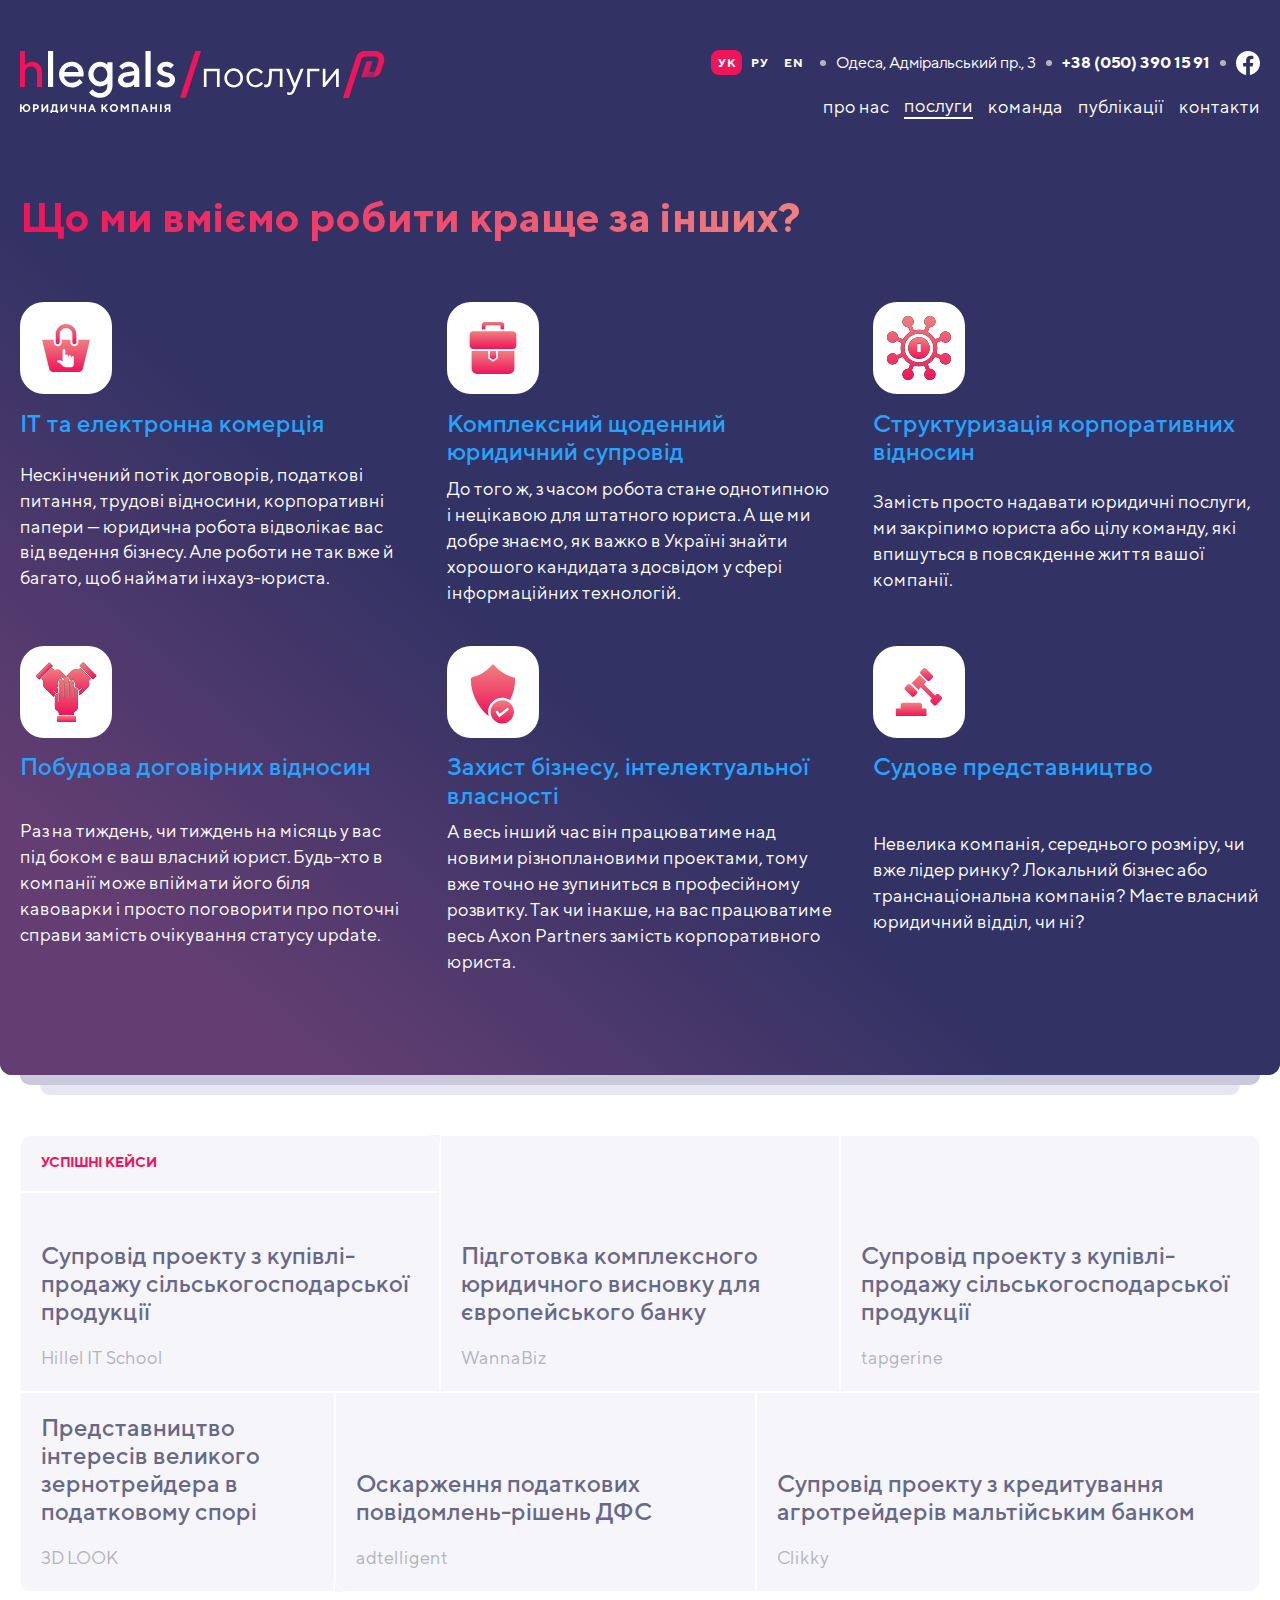
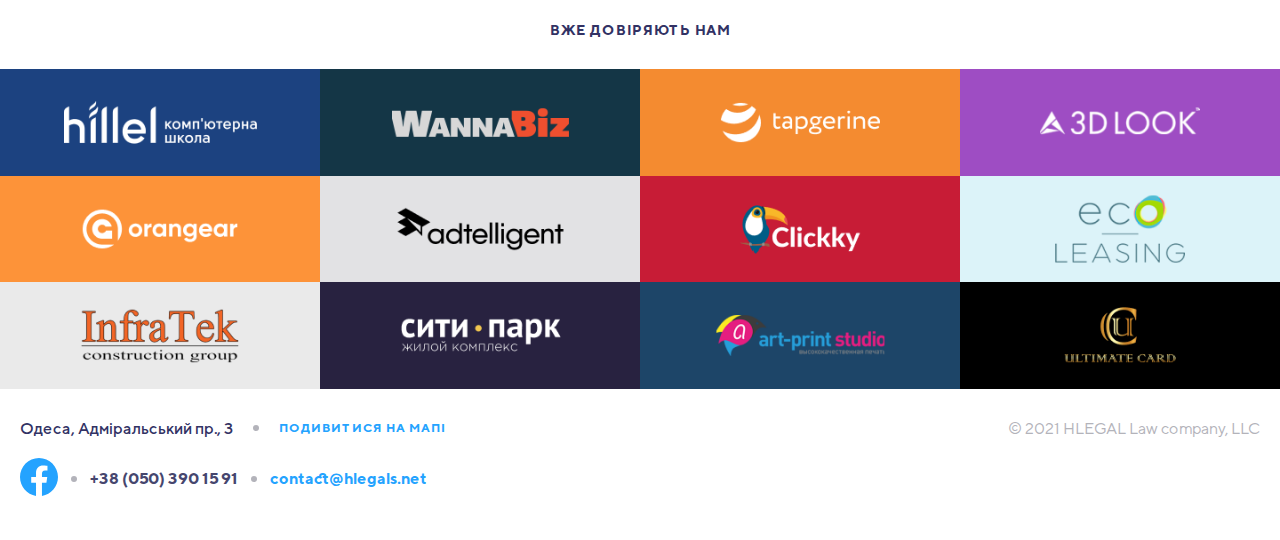
<file: services.html>
<!DOCTYPE html>
<html lang="zxx">
<head>
  <meta charset="UTF-8">
  <meta content="width=device-width, initial-scale=1.0" name="viewport">
  <meta content="ie=edge" http-equiv="X-UA-Compatible">
  <title>Hlegals | Послуги</title>
  <link href="assets/css/style.css" rel="stylesheet">
  <link href="assets/img/favicon.svg" rel="icon">
</head>
<body>

<header class="services-header">
  <div class="services-header__grid">
    <div class="services-header__logo">
      <a href="index.html">
        <img alt="Site logo" class="services-header__logo-image" src="assets/img/Services-Logo.svg">
      </a>
    </div>
    <nav class="page-header__menu menu">
      <div class="menu__btn">
        <span class="menu__btn-row"></span>
        <span class="menu__btn-row"></span>
        <span class="menu__btn-row"></span>
      </div>
      <ul class="menu__list">
        <li class="menu__item"><a class="menu__link" href="about.html">про нас</a></li>
        <li class="menu__item"><a class="menu__link active-header-list" href="">послуги</a></li>
        <li class="menu__item"><a class="menu__link" href="">команда</a></li>
        <li class="menu__item"><a class="menu__link" href="">публікації</a></li>
        <li class="menu__item"><a class="menu__link" href="">контакти</a></li>
      </ul>
    </nav>
    <nav class="page-header__actions actions">
      <div class="actions__languages">
        <a class="actions__language-link active" href="">УК</a>
        <a class="actions__language-link" href="">РУ</a>
        <a class="actions__language-link" href="">EN</a>
      </div>
      <span class="page-header__separator"></span>
      <div class="actions__locations">
        <a class="actions__location-link" href="">Одеса, Адміральський пр., 3</a>
      </div>
      <span class="page-header__separator"></span>
      <div class="actions__phones">
        <a class="actions__phone-link" href="tel:+380503901591">+38 (050) 390 15 91</a>
      </div>
      <span class="page-header__separator"></span>
      <div class="actions__socials">
        <a href="https://www.facebook.com" target="_blank">
          <svg class="page-header__facebook-logo" height="24" viewBox="0 0 24 24" width="24"
               xmlns="http://www.w3.org/2000/svg">
            <path class="page-header__facebook-logo"
                  d="M24 12.0733C24 5.40541 18.6274 0 12 0C5.37258 0 0 5.40541 0 12.0733C0 18.0995 4.38823 23.0943 10.125 24V15.5633H7.07813V12.0733H10.125V9.41343C10.125 6.38755 11.9165 4.71615 14.6576 4.71615C15.9705 4.71615 17.3438 4.95195 17.3438 4.95195V7.92313H15.8306C14.3399 7.92313 13.875 8.85379 13.875 9.80857V12.0733H17.2031L16.6711 15.5633H13.875V24C19.6118 23.0943 24 18.0995 24 12.0733Z"
                  fill="white"/>
          </svg>
        </a>
      </div>
    </nav>
  </div>

  <section class="services services-header__secondary">
    <div class="services__container">
      <h2 class="services__title">Що ми вміємо робити краще за інших?</h2>
      <div class="services__grid">
        <div class="service-item">
          <div class="service-item__icon">
            <a href="service-page.html">
              <img alt="icon" class="service-item__image" src="assets/img/Icon1.svg">
            </a>
          </div>
          <a href="service-page.html">
            <h3 class="service-item__title">IT та електронна комерція</h3>
          </a>
          <div class="service-item__description">
            Нескінчений потік договорів, податкові питання, трудові відносини, корпоративні папери — юридична робота
            відволікає вас від ведення бізнесу. Але роботи не так вже й багато, щоб наймати інхауз-юриста.
          </div>
        </div>
        <div class="service-item">
          <div class="service-item__icon">
            <a href="service-page.html">
              <img alt="icon" class="service-item__image" src="assets/img/Icon2.svg">
            </a>
          </div>
          <a href="service-page.html">
            <h3 class="service-item__title">Комплексний щоденний юридичний супровід</h3>
          </a>
          <div class="service-item__description">
            До того ж, з часом робота стане однотипною і нецікавою для штатного юриста. А ще ми добре знаємо, як важко в
            Україні знайти хорошого кандидата з досвідом у сфері інформаційних технологій.
          </div>
        </div>
        <div class="service-item">
          <div class="service-item__icon">
            <a href="service-page.html">
              <img alt="icon" class="service-item__image" src="assets/img/Icon3.svg">
            </a>
          </div>
          <a href="service-page.html">
            <h3 class="service-item__title">Структуризація корпоративних відносин</h3>
          </a>
          <div class="service-item__description">
            Замість просто надавати юридичні послуги, ми закріпимо юриста або цілу команду, які впишуться в повсякденне
            життя вашої компанії.
          </div>
        </div>
        <div class="service-item">
          <div class="service-item__icon">
            <a href="service-page.html">
              <img alt="icon" class="service-item__image" src="assets/img/Icon4.svg">
            </a>
          </div>
          <a href="service-page.html">
            <h3 class="service-item__title">Побудовa договірних відносин</h3>
          </a>
          <div class="service-item__description">
            Раз на тиждень, чи тиждень на місяць у вас під боком є ваш власний юрист. Будь-хто в компанії може впіймати
            його біля кавоварки і просто поговорити про поточні справи замість очікування статусу update.
          </div>
        </div>
        <div class="service-item">
          <div class="service-item__icon">
            <a href="service-page.html">
              <img alt="icon" class="service-item__image" src="assets/img/Icon5.svg">
            </a>
          </div>
          <a href="service-page.html">
            <h3 class="service-item__title">Захист бізнесу, інтелектуальної власності</h3>
          </a>
          <div class="service-item__description">
            А весь інший час він працюватиме над новими різноплановими проектами, тому вже точно не зупиниться в
            професійному розвитку. Так чи інакше, на вас працюватиме весь Axon Partners замість корпоративного юриста.
          </div>
        </div>
        <div class="service-item">
          <div class="service-item__icon">
            <a href="service-page.html">
              <img alt="icon" class="service-item__image" src="assets/img/Icon6.svg">
            </a>
          </div>
          <a href="service-page.html">
            <h3 class="service-item__title">Судове представництво</h3>
          </a>
          <div class="service-item__description">
            Невелика компанія, середнього розміру, чи вже лідер ринку? Локальний бізнес або транснаціональна компанія?
            Маєте власний юридичний відділ, чи ні?
          </div>
        </div>
      </div>
    </div>
  </section>
</header>

<div class="services-shadow-dark"></div>
<div class="services-shadow-light"></div>

<main class="page-main">

  <section class="cases">
    <div class="cases__container">
      <div class="cases__grid">
        <div class="cases__title case-item ">
          <h3 class="case-item__title-main">Успішні кейси</h3>
        </div>
        <div class="case-item hilel">
          <h3 class="case-item__title">Супровід проекту з купівлі-продажу сільськогосподарської продукції</h3>
          <div class="case-item__description">Hillel IT School</div>
        </div>
        <div class="case-item biz">
          <h3 class="case-item__title">Підготовка комплексного юридичного висновку для європейського банку</h3>
          <div class="case-item__description">WannaBiz</div>
        </div>
        <div class="case-item tapgerine">
          <h3 class="case-item__title">Супровід проекту з купівлі-продажу сільськогосподарської продукції</h3>
          <div class="case-item__description">tapgerine</div>
        </div>
        <div class="case-item look">
          <h3 class="case-item__title">Представництво інтересів великого зернотрейдера в податковому спорі</h3>
          <div class="case-item__description">3D LOOK</div>
        </div>
        <div class="case-item adtelligent">
          <h3 class="case-item__title">Оскарження податкових повідомлень-рішень ДФС</h3>
          <div class="case-item__description">adtelligent</div>
        </div>
        <div class="case-item clikky">
          <h3 class="case-item__title">Супровід проекту з кредитування агротрейдерів мальтійським банком</h3>
          <div class="case-item__description">Clikky</div>
        </div>
      </div>
    </div>
  </section>

  <section class="clients">
    <div class="clients__container">

      <div class="clients__content">
        <h3 class="clients__title">Вже довіряють нам</h3>
      </div>

      <div class="clients__items">
        <img alt="" class="clients__image hillel" src="assets/img/clients/hillel-logo.png">
        <img alt="" class="clients__image biz" src="assets/img/clients/biz-logo.png">
        <img alt="" class="clients__image tapgerine" src="assets/img/clients/tapgerine-logo.png">
        <img alt="" class="clients__image look" src="assets/img/clients/look-logo.png">
        <img alt="" class="clients__image orangear" src="assets/img/clients/orangear-logo.png">
        <img alt="" class="clients__image adtelligent" src="assets/img/clients/adtelligent-logo.png">
        <img alt="" class="clients__image clickky" src="assets/img/clients/clickky-logo.png">
        <img alt="" class="clients__image eco" src="assets/img/clients/eco-logo.png">
        <img alt="" class="clients__image infra" src="assets/img/clients/infra-logo.png">
        <img alt="" class="clients__image city" src="assets/img/clients/city-logo.png">
        <img alt="" class="clients__image art" src="assets/img/clients/art-logo.png">
        <img alt="" class="clients__image card" src="assets/img/clients/card-logo.png">
      </div>


    </div>
  </section>

</main>

<footer class="page-footer footer">
  <div class="footer__container">

    <div class="footer__content">
      <div class="footer__info">
        <div class="footer__info-content">
          <div class="footer__address">Одеса, Адміральський пр., 3</div>
          <span class="footer__separator"></span>
          <a href="https://goo.gl/maps/rqHrYkMLvhH6AeeTA" target="_blank"><p class="footer__map">Подивитися на мапі</p>
          </a>
        </div>
        <div class="footer__contacts">
          <a href="https://www.facebook.com" target="_blank">
            <svg class="footer__facebook-logo" height="38" viewBox="0 0 38 38" width="38"
                 xmlns="http://www.w3.org/2000/svg">
              <path d="M38 19.1161C38 8.55857 29.4934 0 19 0C8.50658 0 0 8.55857 0 19.1161C0 28.6575 6.94803 36.5659 16.0312 38V24.6419H11.207V19.1161H16.0312V14.9046C16.0312 10.1136 18.8678 7.46723 23.2078 7.46723C25.2866 7.46723 27.4609 7.84059 27.4609 7.84059V12.545H25.0651C22.7048 12.545 21.9688 14.0185 21.9688 15.5302V19.1161H27.2383L26.3959 24.6419H21.9688V38C31.052 36.5659 38 28.6575 38 19.1161Z"></path>
            </svg>
          </a>
          <span class="footer__separator"></span>
          <div class="footer__phones">
            <a class="footer__phone-link" href="tel:+380503901591">+38 (050) 390 15 91</a>
          </div>
          <span class="footer__separator"></span>
          <div><a class="footer__e-mail" href="mailto:contact@hlegals.net">contact@hlegals.net</a></div>
        </div>
      </div>
      <div class="footer__info-privacy">© 2021 HLEGAL Law company, LLC</div>
    </div>

  </div>
</footer>

<script src="assets/js/main.js"></script>
</body>
</html>
</file>
